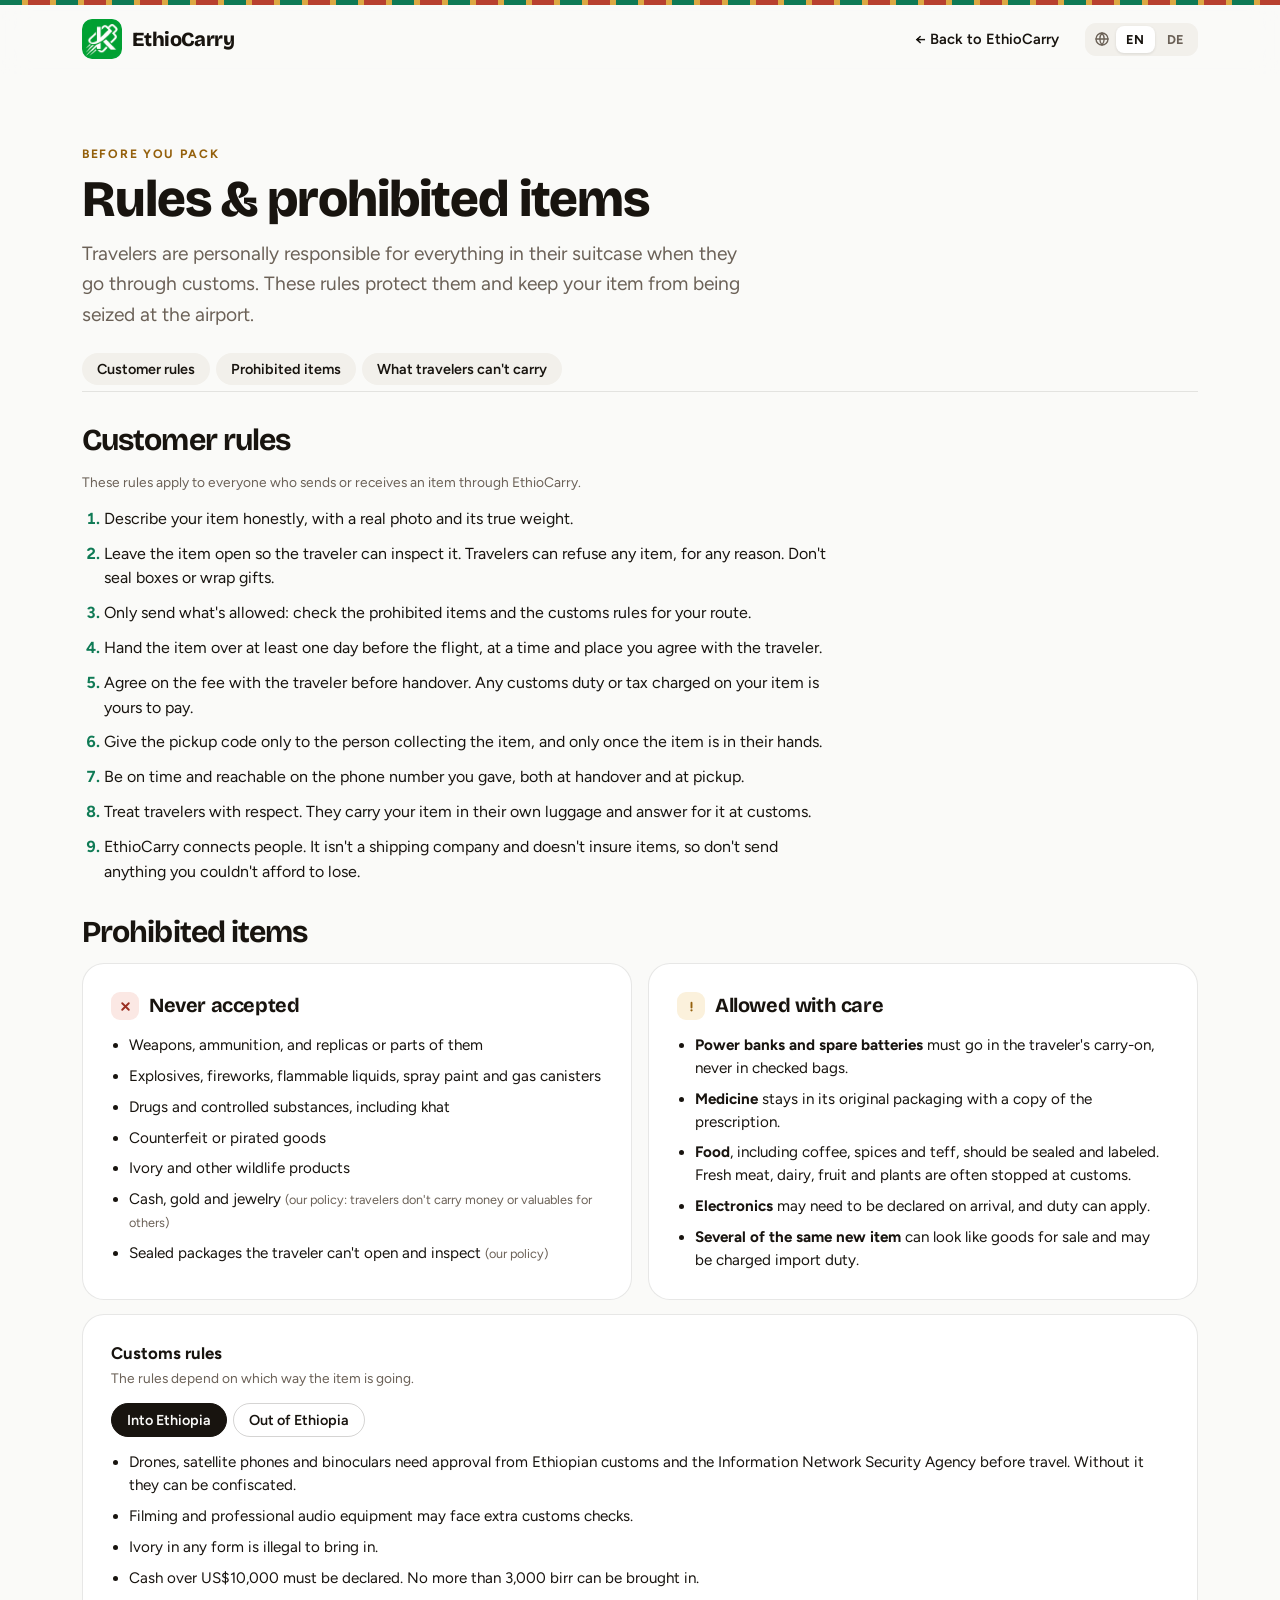
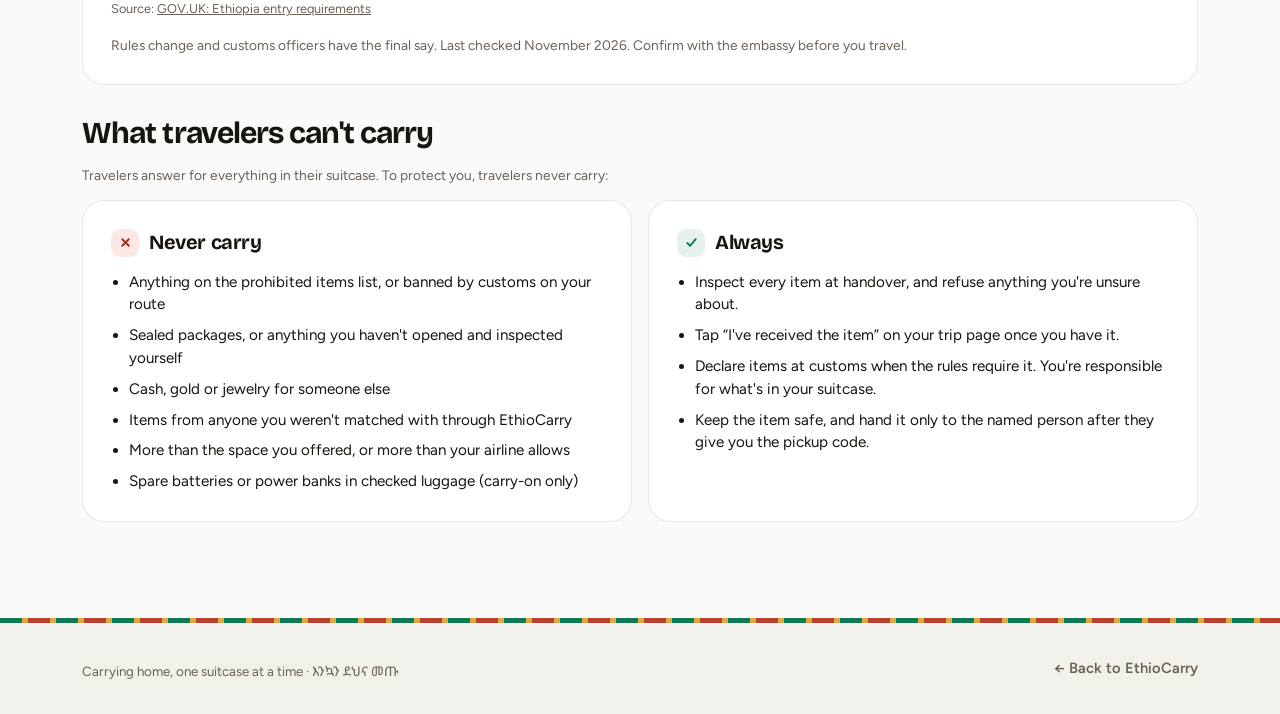
<file: rules.html>
<!doctype html>
<html lang="en">
<head>
<meta charset="utf-8">
<meta name="viewport" content="width=device-width, initial-scale=1, viewport-fit=cover">
<link rel="icon" type="image/png" sizes="32x32" href="assets/img/logo-32.png">
<link rel="icon" type="image/png" sizes="192x192" href="assets/img/logo-192.png">
<link rel="apple-touch-icon" href="assets/img/logo-180.png">
<meta name="theme-color" content="#00a032">
<title>EthioCarry Rules</title>
<meta name="description" content="Customer rules, prohibited items, Ethiopia customs rules and what travelers can't carry with EthioCarry.">
<link rel="preconnect" href="https://fonts.googleapis.com">
<link rel="preconnect" href="https://fonts.gstatic.com" crossorigin>
<link rel="stylesheet" href="https://fonts.googleapis.com/css2?family=Bricolage+Grotesque:opsz,wght@12..96,500;12..96,700;12..96,800&family=Figtree:wght@400;500;600;700&family=Noto+Sans+Ethiopic:wght@500;600&display=swap">
<link rel="stylesheet" href="assets/styles.css">
</head>
<body class="rules-page">
<div class="tilet" aria-hidden="true"></div>
<header class="topbar">
  <div class="wrap topbar-inner">
    <a class="brand" href="index.html" aria-label="EthioCarry home" data-i18n-aria="brand.aria">
      <img class="brand-logo" src="assets/img/logo-96.png" srcset="assets/img/logo-96.png 1x, assets/img/logo-192.png 2x" width="40" height="40" alt="">
      <span class="brand-name">EthioCarry</span>
    </a>
    <div class="rules-top-actions">
      <a class="back-site" href="index.html" data-i18n="rp.back">← Back to EthioCarry</a>
      <div class="lang" role="group" aria-label="Language" data-i18n-aria="lang.label">
        <svg viewBox="0 0 24 24" fill="none" stroke="currentColor" stroke-width="2" stroke-linecap="round" aria-hidden="true"><circle cx="12" cy="12" r="9"/><path d="M3 12h18M12 3a14 14 0 0 1 0 18M12 3a14 14 0 0 0 0 18"/></svg>
        <button type="button" data-lang="en" aria-pressed="true" lang="en" aria-label="English">EN</button>
        <button type="button" data-lang="de" aria-pressed="false" lang="de" aria-label="Deutsch">DE</button>
      </div>
    </div>
  </div>
</header>

<main class="wrap rules-main">
  <div class="section-head">
    <span class="eyebrow" data-i18n="items.eyebrow">Before you pack</span>
    <h1 data-i18n="rules.dlgTitle">Rules &amp; prohibited items</h1>
    <p class="lead" data-i18n="items.lead">Travelers are personally responsible for everything in their suitcase when they go through customs. These rules protect them and keep your item from being seized at the airport.</p>
  </div>

  <nav class="rules-jump" aria-label="On this page" data-i18n-aria="rp.jump">
    <a href="#customers" data-i18n="rules.tab.customers">Customer rules</a>
    <a href="#items" data-i18n="rules.tab.items">Prohibited items</a>
    <a href="#travelers" data-i18n="rules.tab.travelers">What travelers can't carry</a>
  </nav>

  <section id="customers" class="rules-sec" aria-labelledby="h-customers">
    <h2 id="h-customers" data-i18n="rules.tab.customers">Customer rules</h2>

          <p class="note" data-i18n="cust.lead">These rules apply to everyone who sends or receives an item through EthioCarry.</p>
          <ol class="rules-list">
              <li data-i18n="cust.1">Describe your item honestly, with a real photo and its true weight.</li>
              <li data-i18n="cust.2">Leave the item open so the traveler can inspect it. Travelers can refuse any item, for any reason. Don't seal boxes or wrap gifts.</li>
              <li data-i18n="cust.3">Only send what's allowed: check the prohibited items and the customs rules for your route.</li>
              <li data-i18n="cust.4">Hand the item over at least one day before the flight, at a time and place you agree with the traveler.</li>
              <li data-i18n="cust.5">Agree on the fee with the traveler before handover. Any customs duty or tax charged on your item is yours to pay.</li>
              <li data-i18n="cust.6">Give the pickup code only to the person collecting the item, and only once the item is in their hands.</li>
              <li data-i18n="cust.7">Be on time and reachable on the phone number you gave, both at handover and at pickup.</li>
              <li data-i18n="cust.8">Treat travelers with respect. They carry your item in their own luggage and answer for it at customs.</li>
              <li data-i18n="cust.9">EthioCarry connects people. It isn't a shipping company and doesn't insure items, so don't send anything you couldn't afford to lose.</li>
          </ol>
  </section>

  <section id="items" class="rules-sec" aria-labelledby="h-items">
    <h2 id="h-items" data-i18n="rules.tab.items">Prohibited items</h2>

      <div class="rule-grid">
            <div class="rule-card">
              <h3><span class="ico no" aria-hidden="true"><svg viewBox="0 0 16 16"><path d="M4.5 4.5l7 7M11.5 4.5l-7 7" stroke="currentColor" stroke-width="2" stroke-linecap="round"/></svg></span><span data-i18n="items.never">Never accepted</span></h3>
              <ul>
                <li data-i18n="never.1">Weapons, ammunition, and replicas or parts of them</li>
                <li data-i18n="never.2">Explosives, fireworks, flammable liquids, spray paint and gas canisters</li>
                <li data-i18n="never.3">Drugs and controlled substances, including khat</li>
                <li data-i18n="never.4">Counterfeit or pirated goods</li>
                <li data-i18n="never.5">Ivory and other wildlife products</li>
                <li data-i18n-html="never.6">Cash, gold and jewelry <small>(our policy: travelers don't carry money or valuables for others)</small></li>
                <li data-i18n-html="never.7">Sealed packages the traveler can't open and inspect <small>(our policy)</small></li>
              </ul>
            </div>
            <div class="rule-card">
              <h3><span class="ico care" aria-hidden="true"><svg viewBox="0 0 16 16"><path d="M8 4v5" stroke="currentColor" stroke-width="2" stroke-linecap="round"/><circle cx="8" cy="12" r="1.2" fill="currentColor"/></svg></span><span data-i18n="items.care">Allowed with care</span></h3>
              <ul>
                <li data-i18n-html="care.1"><b>Power banks and spare batteries</b> must go in the traveler's carry-on, never in checked bags.</li>
                <li data-i18n-html="care.2"><b>Medicine</b> stays in its original packaging with a copy of the prescription.</li>
                <li data-i18n-html="care.3"><b>Food</b>, including coffee, spices and teff, should be sealed and labeled. Fresh meat, dairy, fruit and plants are often stopped at customs.</li>
                <li data-i18n-html="care.4"><b>Electronics</b> may need to be declared on arrival, and duty can apply.</li>
                <li data-i18n-html="care.5"><b>Several of the same new item</b> can look like goods for sale and may be charged import duty.</li>
              </ul>
            </div>
          </div>
          <div class="panel">
            <div><h4 data-i18n="rules.title">Customs rules</h4><p class="note" data-i18n="rules.sub">The rules depend on which way the item is going.</p></div>
                        <div class="country-tabs" role="tablist" aria-label="Direction" data-i18n-aria="rules.tabsLabel" id="dirTabs"></div>
            <div id="countryRules" role="tabpanel" aria-live="polite"></div>
            <p class="note" data-i18n="rules.note">Rules change and customs officers have the final say. Last checked November 2026. Confirm with the embassy before you travel.</p>
          </div>
  </section>

  <section id="travelers" class="rules-sec" aria-labelledby="h-travelers">
    <h2 id="h-travelers" data-i18n="rules.tab.travelers">What travelers can't carry</h2>

          <p class="note" data-i18n="trav.lead">Travelers answer for everything in their suitcase. To protect you, travelers never carry:</p>
          <div class="rule-grid">
            <div class="rule-card">
              <h3><span class="ico no" aria-hidden="true"><svg viewBox="0 0 16 16"><path d="M4.5 4.5l7 7M11.5 4.5l-7 7" stroke="currentColor" stroke-width="2" stroke-linecap="round"/></svg></span><span data-i18n="trav.never">Never carry</span></h3>
              <ul>
              <li data-i18n="tno.1">Anything on the prohibited items list, or banned by customs on your route</li>
              <li data-i18n="tno.2">Sealed packages, or anything you haven't opened and inspected yourself</li>
              <li data-i18n="tno.3">Cash, gold or jewelry for someone else</li>
              <li data-i18n="tno.4">Items from anyone you weren't matched with through EthioCarry</li>
              <li data-i18n="tno.5">More than the space you offered, or more than your airline allows</li>
              <li data-i18n="tno.6">Spare batteries or power banks in checked luggage (carry-on only)</li>
              </ul>
            </div>
            <div class="rule-card">
              <h3><span class="ico ok" aria-hidden="true"><svg viewBox="0 0 16 16"><path d="M3.5 8.5l3 3 6-7" fill="none" stroke="currentColor" stroke-width="2" stroke-linecap="round" stroke-linejoin="round"/></svg></span><span data-i18n="trav.always">Always</span></h3>
              <ul>
              <li data-i18n="tdo.1">Inspect every item at handover, and refuse anything you're unsure about.</li>
              <li data-i18n="tdo.2">Tap “I've received the item” on your trip page once you have it.</li>
              <li data-i18n="tdo.3">Declare items at customs when the rules require it. You're responsible for what's in your suitcase.</li>
              <li data-i18n="tdo.4">Keep the item safe, and hand it only to the named person after they give you the pickup code.</li>
              </ul>
            </div>
          </div>
  </section>
</main>

<footer>
  <div class="tilet" aria-hidden="true"></div>
  <div class="wrap foot">
    <small><span data-i18n="footer.tag">Carrying home, one suitcase at a time</span> · <span class="geez" lang="am">እንኳን ደህና መጡ</span></small>
    <nav aria-label="Footer"><a href="index.html" data-i18n="rp.back">← Back to EthioCarry</a></nav>
  </div>
</footer>

<button type="button" class="to-top" id="toTop" aria-label="Back to top" data-i18n-aria="toTop">
  <svg viewBox="0 0 24 24" fill="none" stroke="currentColor" stroke-width="2.4" stroke-linecap="round" stroke-linejoin="round" aria-hidden="true"><path d="M12 19V5"/><path d="M5 12l7-7 7 7"/></svg>
</button>

<script src="assets/i18n.js"></script>
<script src="assets/rules-data.js"></script>
<script src="assets/rules.js"></script>
</body>
</html>
</file>
<file: assets/styles.css>
/* Layout: bright marketplace page. Hero = copy + booking card beside a deep-green mesob panel with a boarding pass.
   "How it works" pins the jebena while the three steps scroll past and the cup fills. Africa lives in the tilet stripe,
   the mesob weave, Ge'ez script and the jebena; everything else stays clean and quiet. */
:root{
  --bg:#fafaf8;
  --surface:#ffffff;
  --surface-2:#f2f0eb;
  --ink:#18140f;
  --muted:#6b6157;
  --line:rgba(24,20,15,.10);
  --line-strong:rgba(24,20,15,.18);
  --green:#0f7a55;
  --green-hover:#0b6646;
  --on-green:#ffffff;
  --green-soft:#e5f2eb;
  --green-deep:#0b4f37;
  --gold-text:#94600c;
  --gold-soft:#fbf1dc;
  --red:#b8402f;
  --danger-soft:#fbe8e4;
  --danger-ink:#9a2f22;
  --warn-ink:#7a4f08;
  --info-soft:#e7effa;
  --info-ink:#2b5797;
  --data-1:#0f7a55;
  --c-sender:#c9861a;
  --c-traveler:#0f7a55;
  --grid:rgba(24,20,15,.08);
  --shadow:0 1px 2px rgba(24,20,15,.05), 0 10px 30px rgba(24,20,15,.07);
  --shadow-lg:0 2px 6px rgba(24,20,15,.06), 0 24px 60px rgba(24,20,15,.12);
  --weave:url("data:image/svg+xml,%3Csvg xmlns='http://www.w3.org/2000/svg' width='56' height='28' viewBox='0 0 56 28'%3E%3Cpath d='M0 14L14 0L28 14L42 0L56 14M0 28L14 14L28 28L42 14L56 28' fill='none' stroke='%2318140f' stroke-opacity='.06' stroke-width='2'/%3E%3C/svg%3E");
  --display:"Bricolage Grotesque", "Avenir Next", "Segoe UI", system-ui, sans-serif;
  --body:"Figtree", system-ui, -apple-system, "Segoe UI", sans-serif;
  --geez:"Noto Sans Ethiopic", "Nyala", "Abyssinica SIL", sans-serif;
  --header-h:68px;
}
@media (prefers-color-scheme: dark){
  :root:not([data-theme="light"]){
    --bg:#12100d; --surface:#1c1814; --surface-2:#252019; --ink:#f3ece2; --muted:#a89c8e;
    --line:rgba(243,236,226,.11); --line-strong:rgba(243,236,226,.2);
    --green:#36a271; --green-hover:#45b382; --on-green:#07140e; --green-soft:rgba(54,162,113,.16); --green-deep:#0d3d2b;
    --gold-text:#e0b25a; --gold-soft:rgba(220,168,67,.13); --red:#d0604e;
    --danger-soft:rgba(208,96,78,.18); --danger-ink:#f0a79d; --warn-ink:#ecc477; --info-soft:rgba(110,160,230,.15); --info-ink:#abc8f0;
    --data-1:#36a271; --c-sender:#bf7d2a; --c-traveler:#36a271; --grid:rgba(243,236,226,.08);
    --shadow:0 1px 2px rgba(0,0,0,.3), 0 10px 30px rgba(0,0,0,.3);
    --shadow-lg:0 2px 6px rgba(0,0,0,.35), 0 24px 60px rgba(0,0,0,.45);
    --weave:url("data:image/svg+xml,%3Csvg xmlns='http://www.w3.org/2000/svg' width='56' height='28' viewBox='0 0 56 28'%3E%3Cpath d='M0 14L14 0L28 14L42 0L56 14M0 28L14 14L28 28L42 14L56 28' fill='none' stroke='%23f3ece2' stroke-opacity='.06' stroke-width='2'/%3E%3C/svg%3E");
    color-scheme:dark;
  }
}
:root[data-theme="dark"]{
  --bg:#12100d; --surface:#1c1814; --surface-2:#252019; --ink:#f3ece2; --muted:#a89c8e;
  --line:rgba(243,236,226,.11); --line-strong:rgba(243,236,226,.2);
  --green:#36a271; --green-hover:#45b382; --on-green:#07140e; --green-soft:rgba(54,162,113,.16); --green-deep:#0d3d2b;
  --gold-text:#e0b25a; --gold-soft:rgba(220,168,67,.13); --red:#d0604e;
  --danger-soft:rgba(208,96,78,.18); --danger-ink:#f0a79d; --warn-ink:#ecc477; --info-soft:rgba(110,160,230,.15); --info-ink:#abc8f0;
  --data-1:#36a271; --c-sender:#bf7d2a; --c-traveler:#36a271; --grid:rgba(243,236,226,.08);
  --shadow:0 1px 2px rgba(0,0,0,.3), 0 10px 30px rgba(0,0,0,.3);
  --shadow-lg:0 2px 6px rgba(0,0,0,.35), 0 24px 60px rgba(0,0,0,.45);
  --weave:url("data:image/svg+xml,%3Csvg xmlns='http://www.w3.org/2000/svg' width='56' height='28' viewBox='0 0 56 28'%3E%3Cpath d='M0 14L14 0L28 14L42 0L56 14M0 28L14 14L28 28L42 14L56 28' fill='none' stroke='%23f3ece2' stroke-opacity='.06' stroke-width='2'/%3E%3C/svg%3E");
  color-scheme:dark;
}

*{box-sizing:border-box}
[hidden]{display:none!important}
html{scroll-behavior:smooth;scroll-padding-top:calc(var(--header-h) + 20px)}
@media (prefers-reduced-motion: reduce){html{scroll-behavior:auto}}
body{background:var(--bg);color:var(--ink);font-family:var(--body);font-size:1rem;line-height:1.6;margin:0;overflow-x:hidden}
.wrap{max-width:1180px;margin-inline:auto;padding-inline:clamp(16px,4vw,32px)}
:focus-visible{outline:2px solid var(--green);outline-offset:3px}
h1,h2,h3{font-family:var(--display);font-weight:700;line-height:1.08;letter-spacing:-.02em;text-wrap:balance;margin:0}
h1{font-size:clamp(2.5rem,5.6vw,4.3rem);font-weight:800;letter-spacing:-.035em}
h2{font-size:clamp(2rem,4vw,3rem);letter-spacing:-.03em}
h3{font-size:1.25rem}
p{margin:0}
.lead{font-size:clamp(1.05rem,1.6vw,1.2rem);color:var(--muted);max-width:56ch}
.muted{color:var(--muted)}
.eyebrow{font:700 .76rem var(--body);letter-spacing:.14em;text-transform:uppercase;color:var(--gold-text)}
.geez{font-family:var(--geez);letter-spacing:0;text-transform:none}
.stack{display:flex;flex-direction:column;gap:16px}
.tilet{height:5px;background:repeating-linear-gradient(90deg,var(--green) 0 22px,#dca843 22px 28px,var(--red) 28px 50px,#dca843 50px 56px)}
.inline-link{color:var(--green);font-weight:600;text-underline-offset:3px}

/* buttons */
.btn{display:inline-flex;align-items:center;justify-content:center;gap:8px;font:700 .98rem var(--body);padding:13px 22px;border-radius:12px;border:1px solid transparent;cursor:pointer;text-decoration:none;transition:background .15s, transform .15s}
.btn:active{transform:translateY(1px)}
.btn-primary{background:var(--green);color:var(--on-green)}
.btn-primary:hover{background:var(--green-hover)}
.btn-ghost{background:var(--surface);color:var(--ink);border-color:var(--line-strong)}
.btn-ghost:hover{background:var(--surface-2)}
.btn-sm{padding:8px 14px;font-size:.88rem;border-radius:10px}

/* ---------- header ---------- */
.topbar{position:sticky;top:env(safe-area-inset-top,0px);z-index:30;background:color-mix(in srgb, var(--bg) 86%, transparent);backdrop-filter:blur(14px);-webkit-backdrop-filter:blur(14px);border-bottom:1px solid transparent;transition:border-color .2s, box-shadow .2s}
.topbar.scrolled{border-bottom-color:var(--line);box-shadow:0 6px 20px rgba(0,0,0,.04)}
.topbar-inner{height:var(--header-h);display:flex;align-items:center;justify-content:space-between;gap:16px;position:relative}
.brand{display:flex;align-items:center;gap:10px;color:var(--ink);text-decoration:none}
.brand-mark{width:36px;height:36px;border-radius:11px;background:var(--green);display:grid;place-items:center;flex:none}
.brand-mark svg{width:22px;height:22px}
.brand-name{font-family:var(--display);font-weight:800;font-size:1.25rem;letter-spacing:-.03em}
.nav{display:flex;align-items:center;gap:4px}
.nav a{font:600 .95rem var(--body);color:var(--ink);text-decoration:none;padding:9px 14px;border-radius:10px}
.nav a:hover{background:var(--surface-2)}
.nav a.active{color:var(--green)}
.nav .login-btn{margin-left:8px}
.lang{display:inline-flex;align-items:center;gap:2px;background:var(--surface-2);border-radius:11px;padding:3px;margin-left:8px}
.lang svg{width:16px;height:16px;color:var(--muted);margin:0 4px 0 6px}
.lang button{font:700 .8rem var(--body);letter-spacing:.04em;color:var(--muted);background:none;border:0;padding:6px 10px;border-radius:8px;cursor:pointer}
.lang button[aria-pressed="true"]{background:var(--surface);color:var(--ink);box-shadow:0 1px 3px rgba(0,0,0,.1)}
.menu-toggle{display:none;background:var(--surface);border:1px solid var(--line-strong);color:var(--ink);width:42px;height:42px;border-radius:11px;cursor:pointer}
.menu-toggle svg{width:22px;height:22px}

/* ---------- hero ---------- */
.hero{padding-block:clamp(28px,5vw,64px) clamp(36px,5vw,56px)}
.hero-grid{display:grid;grid-template-columns:1.08fr .92fr;gap:clamp(28px,4vw,56px);align-items:center}
.hero-copy{display:flex;flex-direction:column;gap:20px;min-width:0}
.pill{align-self:flex-start;display:inline-flex;align-items:center;gap:10px;background:var(--gold-soft);color:var(--gold-text);border-radius:999px;padding:6px 14px 6px 8px;font-weight:600;font-size:.88rem}
.pill .geez{background:var(--surface);color:var(--ink);border-radius:999px;padding:2px 10px;font-weight:600}
.hero h1 em{font-style:normal;color:var(--green)}

.book{background:var(--surface);border:1px solid var(--line);border-radius:20px;box-shadow:var(--shadow-lg);padding:8px;display:flex;flex-direction:column;gap:6px;margin-top:6px}
.book-tabs{display:flex;gap:4px;padding:4px}
.book-tabs button{font:700 .92rem var(--body);color:var(--muted);background:none;border:0;padding:9px 16px;border-radius:10px;cursor:pointer;display:flex;align-items:center;gap:8px}
.book-tabs button svg{width:18px;height:18px}
.book-tabs button[aria-selected="true"]{background:var(--green-soft);color:var(--green)}
.book-row{display:grid;grid-template-columns:1fr 1fr auto;gap:6px;align-items:stretch}
.book-field{background:var(--surface-2);border-radius:14px;padding:10px 14px;display:flex;flex-direction:column;gap:2px;min-width:0;position:relative}
.book-field label{font:700 .72rem var(--body);letter-spacing:.08em;text-transform:uppercase;color:var(--muted)}
.book-field input{border:0;background:transparent;padding:2px 0;font:600 1.02rem var(--body);color:var(--ink);width:100%;border-radius:0}
.book-field input:focus{outline:none;box-shadow:none}
.book-field:focus-within{box-shadow:inset 0 0 0 2px var(--green)}
.book .btn{border-radius:14px;padding-inline:24px}
.route-row{display:grid;grid-template-columns:minmax(0,1fr) auto minmax(0,1fr);gap:6px;align-items:stretch}
.book-row.what-row{grid-template-columns:minmax(0,1fr) auto}
.book-field.fixed{background:var(--green-soft)}
.book-field.fixed .lbl{font:700 .72rem var(--body);letter-spacing:.08em;text-transform:uppercase;color:var(--muted)}
.book-field.fixed b{font:700 1.02rem var(--body);color:var(--ink);padding:2px 0;white-space:nowrap;overflow:hidden;text-overflow:ellipsis}
.book-field.fixed small{font-size:.76rem;color:var(--green);font-weight:600}
.swap{align-self:center;width:40px;height:40px;border-radius:50%;border:1px solid var(--line-strong);background:var(--surface);color:var(--ink);display:grid;place-items:center;cursor:pointer;transition:transform .3s}
.swap:hover{border-color:var(--green);color:var(--green)}
.swap svg{width:18px;height:18px}
.swap.flipped{transform:rotate(180deg)}
.route-note{display:flex;align-items:center;gap:10px;flex-wrap:wrap;margin-top:clamp(28px,4vw,44px);font-size:.95rem;color:var(--muted)}
.route-note b{color:var(--ink)}
.live-dot{width:9px;height:9px;border-radius:50%;background:var(--green);box-shadow:0 0 0 4px var(--green-soft);flex:none}
.book-err{font-size:.86rem;color:var(--danger-ink);padding:2px 10px 6px}
.trust{display:flex;flex-wrap:wrap;gap:10px 22px;font-size:.92rem;color:var(--muted)}
.trust span{display:inline-flex;align-items:center;gap:8px}
.trust svg{width:18px;height:18px;color:var(--green);flex:none}

.hero-visual{position:relative;min-width:0}
.mesob-panel{position:relative;border-radius:28px;overflow:hidden;background:
  url("data:image/svg+xml,%3Csvg xmlns='http://www.w3.org/2000/svg' width='56' height='28' viewBox='0 0 56 28'%3E%3Cpath d='M0 14L14 0L28 14L42 0L56 14M0 28L14 14L28 28L42 14L56 28' fill='none' stroke='%23e0b25a' stroke-opacity='.22' stroke-width='2'/%3E%3C/svg%3E"),
  radial-gradient(120% 90% at 20% 0%, #14935f 0%, #0b5f42 55%, #083f2c 100%);
  aspect-ratio:5/5.4;max-width:100%;display:grid;place-items:center;padding:clamp(20px,4vw,40px)}
.mesob-panel::after{content:"";position:absolute;left:0;right:0;bottom:0;height:8px;background:repeating-linear-gradient(90deg,#0f7a55 0 22px,#dca843 22px 28px,#b8402f 28px 50px,#dca843 50px 56px)}
.pass{position:relative;width:min(100%,360px);background:#fffdf8;color:#18140f;border-radius:20px;box-shadow:0 30px 60px rgba(0,0,0,.35);transform:rotate(-3deg)}
.pass-top{padding:18px 20px 16px;display:flex;flex-direction:column;gap:14px}
.pass-head{display:flex;justify-content:space-between;align-items:center;font:700 .7rem var(--body);letter-spacing:.12em;text-transform:uppercase;color:#7a6e62}
.pass-head .tag{background:#efe9df;color:#5e544a;border-radius:999px;padding:3px 9px;letter-spacing:.06em}
.route{display:grid;grid-template-columns:1fr auto 1fr;align-items:center;gap:10px}
.route b{display:block;font-family:var(--display);font-weight:800;font-size:2.3rem;line-height:1;letter-spacing:-.03em}
.route small{display:block;font-size:.76rem;color:#7a6e62;margin-top:4px}
.route .to{text-align:right}
.route svg{width:34px;height:34px;color:#0f7a55}
.pass-cut{position:relative;height:0;border-top:2px dashed #e2d9cc;margin-inline:16px}
.pass-cut::before,.pass-cut::after{content:"";position:absolute;top:-12px;width:22px;height:22px;border-radius:50%;background:#0b5f42}
.pass-cut::before{left:-28px}.pass-cut::after{right:-28px}
.pass-bot{padding:14px 20px 18px;display:grid;grid-template-columns:1fr 1fr;gap:10px 16px}
.pass-bot div span{display:block;font:700 .66rem var(--body);letter-spacing:.1em;text-transform:uppercase;color:#7a6e62}
.pass-bot div b{font-size:.98rem}
.pass-geez{grid-column:1/-1;font-family:var(--geez);font-size:.82rem;color:#7a6e62;border-top:1px solid #efe9df;padding-top:10px}
.pass-bot .pass-geez span{display:inline;font:inherit;letter-spacing:0;text-transform:none;color:inherit}
.float{position:absolute;background:var(--surface);color:var(--ink);border-radius:14px;box-shadow:var(--shadow-lg);padding:10px 14px;display:flex;align-items:center;gap:10px;font-size:.86rem;line-height:1.3;max-width:240px}
.float b{display:block;font-size:.9rem}
.float .dot{width:32px;height:32px;border-radius:10px;display:grid;place-items:center;flex:none}
.float .dot svg{width:18px;height:18px}
.float-1{left:-18px;top:12%}
.float-1 .dot{background:var(--green-soft);color:var(--green)}
.float-2{right:-14px;bottom:13%}
.float-2 .dot{background:var(--gold-soft);color:var(--gold-text)}
@media (prefers-reduced-motion: no-preference){
  .float-1{animation:bob 6s ease-in-out infinite}
  .float-2{animation:bob 6s ease-in-out 1.5s infinite}
}
@keyframes bob{50%{transform:translateY(-8px)}}

.popular{display:flex;flex-wrap:wrap;align-items:center;gap:8px;margin-top:clamp(28px,4vw,44px)}
.popular > span{font-size:.88rem;color:var(--muted);margin-right:6px}
.chip-btn{font:600 .88rem var(--body);color:var(--ink);background:var(--surface);border:1px solid var(--line);border-radius:999px;padding:7px 14px;cursor:pointer}
.chip-btn:hover{border-color:var(--green);color:var(--green)}

/* ---------- sections ---------- */
.section{padding-block:clamp(56px,8vw,104px)}
.section-alt{background:var(--surface-2)}
.section-head{display:flex;flex-direction:column;gap:12px;max-width:680px;margin-bottom:clamp(28px,4vw,44px)}

/* how it works */
.how-grid{display:grid;grid-template-columns:.92fr 1.08fr;gap:clamp(24px,4vw,56px);align-items:start}
.how-visual{position:sticky;top:calc(var(--header-h) + 24px);height:min(calc(100vh - var(--header-h) - 48px),600px);min-height:420px;background:var(--weave),var(--surface);border:1px solid var(--line);border-radius:28px;overflow:hidden;display:flex;flex-direction:column}
.how-visual svg{flex:1;width:100%;min-height:0}
.how-caption{display:flex;justify-content:space-between;align-items:center;gap:12px;padding:14px 20px;border-top:1px solid var(--line);font-size:.9rem;background:var(--surface)}
.how-caption b{font-family:var(--display);font-weight:700}
.meter{flex:none;width:96px;height:6px;border-radius:3px;background:var(--surface-2);overflow:hidden}
.meter i{display:block;height:100%;width:0;background:var(--green);border-radius:3px}
.steps{display:flex;flex-direction:column;gap:16px}
.step{background:var(--surface);border:1px solid var(--line);border-radius:22px;padding:clamp(22px,3vw,32px);display:flex;flex-direction:column;gap:12px;min-height:46vh;justify-content:center;transition:border-color .3s, box-shadow .3s}
.step.on{border-color:var(--green);box-shadow:var(--shadow)}
.step .num{width:40px;height:40px;border-radius:12px;background:var(--surface-2);color:var(--muted);display:grid;place-items:center;font:800 1.05rem var(--display);transition:background .3s,color .3s}
.step.on .num{background:var(--green);color:var(--on-green)}
.step h3{font-size:clamp(1.5rem,2.6vw,2rem)}
.step p{color:var(--muted);max-width:46ch}
.audience{display:grid;grid-template-columns:repeat(2,minmax(0,1fr));gap:16px;margin-top:clamp(28px,4vw,48px)}
.aud{background:var(--surface);border:1px solid var(--line);border-radius:22px;padding:clamp(22px,3vw,30px);display:flex;flex-direction:column;gap:14px;min-width:0}
.aud .badge{align-self:flex-start;font:700 .76rem var(--body);letter-spacing:.08em;text-transform:uppercase;border-radius:999px;padding:4px 10px}
.aud.send .badge{background:var(--gold-soft);color:var(--gold-text)}
.aud.travel .badge{background:var(--green-soft);color:var(--green)}
.ticks{list-style:none;margin:0;padding:0;display:flex;flex-direction:column;gap:10px}
.ticks li{position:relative;padding-left:30px;font-size:.96rem}
.ticks li::before{content:"";position:absolute;left:0;top:2px;width:20px;height:20px;border-radius:50%;background:var(--green-soft) url("data:image/svg+xml,%3Csvg xmlns='http://www.w3.org/2000/svg' viewBox='0 0 20 20'%3E%3Cpath d='M6 10.5l2.5 2.5L14 7.5' fill='none' stroke='%230f7a55' stroke-width='2.2' stroke-linecap='round' stroke-linejoin='round'/%3E%3C/svg%3E") center/20px no-repeat}

/* prohibited items */
.rule-grid{display:grid;grid-template-columns:repeat(2,minmax(0,1fr));gap:16px}
.rule-card,.panel{background:var(--surface);border:1px solid var(--line);border-radius:22px;padding:clamp(20px,3vw,28px);display:flex;flex-direction:column;gap:14px;min-width:0}
.rule-card h3{display:flex;align-items:center;gap:10px}
.rule-card ul,.alert ul,#countryRules ul{margin:0;padding-left:18px;display:flex;flex-direction:column;gap:8px;font-size:.95rem;line-height:1.5}
.rule-card small{color:var(--muted)}
.ico{display:inline-grid;place-items:center;width:28px;height:28px;border-radius:9px;flex:none}
.ico svg{width:15px;height:15px}
.ico.no{background:var(--danger-soft);color:var(--danger-ink)}
.ico.care{background:var(--gold-soft);color:var(--gold-text)}
.panel{margin-top:16px}
.country-tabs{display:flex;flex-wrap:wrap;gap:6px}
.country-tabs button{font:600 .9rem var(--body);color:var(--ink);background:var(--surface-2);border:1px solid transparent;border-radius:999px;padding:7px 15px;cursor:pointer}
.country-tabs button[aria-selected="true"]{background:var(--green);color:var(--on-green)}
#countryRules{display:flex;flex-direction:column;gap:10px}
.src{font-size:.8rem;color:var(--muted)}
.src a{color:var(--muted)}
.note{font-size:.86rem;color:var(--muted)}

/* contact */
.contact-grid{display:grid;grid-template-columns:.8fr 1.2fr;gap:clamp(24px,4vw,56px);align-items:start}
.contact-copy{display:flex;flex-direction:column;gap:18px;min-width:0}
.info-list{display:grid;grid-template-columns:auto 1fr;gap:10px 20px;margin:8px 0 0;font-size:.96rem}
.info-list dt{color:var(--muted)}
.info-list dd{margin:0;font-weight:600;overflow-wrap:anywhere}
.form-card{background:var(--surface);border:1px solid var(--line);border-radius:24px;box-shadow:var(--shadow);padding:clamp(20px,3.5vw,32px);min-width:0}
form{display:flex;flex-direction:column;gap:16px}
label{font-weight:600;font-size:.9rem;display:flex;flex-direction:column;gap:6px}
input,textarea{font:400 1rem var(--body);color:var(--ink);background:var(--bg);border:1px solid var(--line-strong);border-radius:12px;padding:12px 14px;width:100%}
input:focus,textarea:focus{outline:none;border-color:var(--green);box-shadow:0 0 0 3px var(--green-soft)}
textarea{min-height:120px;resize:vertical}
.two{display:grid;grid-template-columns:1fr 1fr;gap:14px}
.field{display:flex;flex-direction:column;gap:6px;min-width:0}
.field > label{display:block}
.hint{font-size:.8rem;color:var(--muted)}
.role-seg{display:grid;grid-template-columns:1fr 1fr;gap:6px;background:var(--surface-2);border-radius:14px;padding:5px;border:0;margin:0}
.role-seg legend{position:absolute;width:1px;height:1px;overflow:hidden;clip:rect(0 0 0 0)}
.role-seg label{flex-direction:row;align-items:center;justify-content:center;gap:8px;padding:10px;border-radius:10px;cursor:pointer;color:var(--muted);font-weight:700}
.role-seg input{position:absolute;opacity:0;width:1px;height:1px}
.role-seg label:has(input:checked){background:var(--surface);color:var(--ink);box-shadow:0 1px 3px rgba(0,0,0,.08)}
.role-seg label:has(input:focus-visible){outline:2px solid var(--green);outline-offset:2px}
.status{font-size:.92rem;padding:11px 14px;border-radius:12px}
.status.ok{background:var(--green-soft);color:var(--green)}
.status.err{background:var(--danger-soft);color:var(--danger-ink)}
.alert{border:1px solid color-mix(in srgb, var(--gold-text) 40%, transparent);background:var(--gold-soft);border-radius:14px;padding:12px 14px;font-size:.9rem;display:flex;flex-direction:column;gap:8px}
.alert.plain{border-color:var(--line);background:transparent;color:var(--muted)}
.alert strong{display:flex;align-items:center;gap:8px}
label.check{flex-direction:row;align-items:flex-start;gap:10px;font-weight:500;font-size:.9rem}
label.check input{width:18px;height:18px;margin-top:2px;flex:none;accent-color:var(--green);padding:0}

/* combobox */
.combo{position:relative}
.listbox{position:absolute;left:0;right:0;top:calc(100% + 8px);z-index:20;list-style:none;margin:0;padding:6px;max-height:280px;overflow-y:auto;background:var(--surface);border:1px solid var(--line);border-radius:14px;box-shadow:var(--shadow-lg);min-width:240px}
.book .listbox{left:-14px;right:-14px}
.listbox li{display:flex;justify-content:space-between;align-items:baseline;gap:12px;padding:9px 10px;border-radius:9px;cursor:pointer;font-size:.95rem;font-weight:500;color:var(--ink)}
.listbox li small{color:var(--muted);font-size:.8rem;text-align:right}
.listbox li mark{background:none;color:var(--green);font-weight:700}
.listbox li[aria-selected="true"],.listbox li:hover{background:var(--green-soft)}
.listbox li.empty{cursor:default;color:var(--muted);justify-content:flex-start}
.listbox li.empty:hover{background:none}

/* footer */
footer{background:var(--surface-2);margin-top:0}
.foot{display:flex;flex-wrap:wrap;justify-content:space-between;align-items:center;gap:20px;padding-block:32px}
.foot nav{display:flex;flex-wrap:wrap;gap:4px 18px}
.foot nav a{color:var(--muted);text-decoration:none;font-weight:600;font-size:.92rem}
.foot nav a:hover{color:var(--ink)}
.foot small{color:var(--muted);display:block;margin-top:6px}

/* login dialog */
.overlay{position:fixed;inset:0;z-index:60;background:rgba(10,8,6,.55);backdrop-filter:blur(4px);display:flex;align-items:center;justify-content:center;padding:16px}
.dialog{width:100%;max-width:400px;background:var(--surface);border-radius:22px;overflow:hidden;box-shadow:var(--shadow-lg)}
.dialog-body{padding:26px;display:flex;flex-direction:column;gap:18px}
.dialog-head{display:flex;justify-content:space-between;align-items:start;gap:12px}
.x{background:var(--surface-2);border:0;color:var(--muted);width:34px;height:34px;border-radius:10px;font-size:1.3rem;line-height:1;cursor:pointer}

/* ---------- admin dashboard ---------- */
body.admin-mode main > :not(#adminWrap){display:none}
body.admin-mode footer{display:none}
#adminWrap{padding-block:32px 80px}
.admin{display:flex;flex-direction:column;gap:16px}
.admin-head{display:flex;flex-wrap:wrap;justify-content:space-between;align-items:flex-end;gap:16px;margin-bottom:4px}
.admin-actions{display:flex;flex-wrap:wrap;gap:10px;align-items:center}
.seg{display:inline-flex;background:var(--surface-2);border-radius:12px;padding:4px}
.seg button{font:600 .86rem var(--body);color:var(--muted);background:none;border:0;padding:7px 14px;border-radius:9px;cursor:pointer}
.seg button[aria-pressed="true"]{background:var(--surface);color:var(--ink);box-shadow:0 1px 3px rgba(0,0,0,.08)}
.banner{border:1px dashed color-mix(in srgb, var(--gold-text) 50%, transparent);background:var(--gold-soft);border-radius:14px;padding:12px 16px;font-size:.9rem}
.kpis{display:grid;grid-template-columns:repeat(4,minmax(0,1fr));gap:12px}
.kpi{background:var(--surface);border:1px solid var(--line);border-radius:16px;padding:16px;display:flex;flex-direction:column;gap:4px;min-width:0}
.kpi .k-label{font:700 .72rem var(--body);letter-spacing:.08em;text-transform:uppercase;color:var(--muted)}
.kpi .k-val{font-family:var(--display);font-weight:700;font-size:2rem;line-height:1.15;letter-spacing:-.02em;font-variant-numeric:tabular-nums}
.kpi .k-sub{font-size:.82rem;color:var(--muted)}
.kpi.na .k-val{color:var(--muted)}
.dash-grid{display:grid;grid-template-columns:repeat(3,minmax(0,1fr));gap:12px}
.card{background:var(--surface);border:1px solid var(--line);border-radius:16px;padding:18px;display:flex;flex-direction:column;gap:14px;min-width:0}
.card h3{font-size:1.08rem;letter-spacing:-.01em}
.card .sub{font-size:.82rem;color:var(--muted)}
.card-head{display:flex;justify-content:space-between;align-items:flex-start;gap:12px;flex-wrap:wrap}
.span2{grid-column:span 2}
.chart{min-width:0}
.chart svg{display:block;max-width:100%;height:auto}
.chart text{fill:var(--muted);font:11px var(--body);font-variant-numeric:tabular-nums}
.bars{display:flex;flex-direction:column;gap:12px}
.bar-row{display:grid;grid-template-columns:minmax(0,1fr) auto;gap:5px 10px;font-size:.88rem;cursor:default}
.bar-row .nm{overflow:hidden;text-overflow:ellipsis;white-space:nowrap}
.bar-row .v{font-variant-numeric:tabular-nums;color:var(--muted)}
.bar-track{grid-column:1/-1;height:8px;background:var(--surface-2);border-radius:4px}
.bar-fill{height:100%;min-width:4px;background:var(--data-1);border-radius:4px}
.stack-bar{display:flex;gap:2px;height:14px;border-radius:4px;overflow:hidden}
.stack-bar span{min-width:4px}
.legend-rows{display:flex;flex-direction:column;gap:8px}
.legend-rows div{display:grid;grid-template-columns:auto 1fr auto auto;gap:10px;align-items:center;font-size:.9rem}
.legend-rows i{width:10px;height:10px;border-radius:3px}
.legend-rows b{font-variant-numeric:tabular-nums}
.legend-rows span{color:var(--muted);font-variant-numeric:tabular-nums;min-width:3.2em;text-align:right}
.big{font-family:var(--display);font-weight:700;font-size:1.4rem;line-height:1.2;letter-spacing:-.02em}
.table-wrap{overflow-x:auto}
table{width:100%;border-collapse:collapse;font-size:.88rem;min-width:760px}
th,td{text-align:left;padding:11px 10px;border-bottom:1px solid var(--line);vertical-align:top}
th{font:700 .72rem var(--body);letter-spacing:.08em;text-transform:uppercase;color:var(--muted)}
td small{display:block;color:var(--muted)}
td.details{max-width:300px}
td.nowrap{white-space:nowrap}
.chip{display:inline-flex;align-items:center;gap:6px;font-size:.78rem;font-weight:700;padding:3px 9px;border-radius:999px;white-space:nowrap}
.chip::before{content:"";width:7px;height:7px;border-radius:50%;background:currentColor}
.chip.delivered{background:var(--green-soft);color:var(--green)}
.chip.matched{background:var(--info-soft);color:var(--info-ink)}
.chip.waiting{background:var(--gold-soft);color:var(--warn-ink)}
.chip.new{background:var(--surface-2);color:var(--ink)}
.tip{position:fixed;z-index:70;pointer-events:none;background:var(--ink);color:var(--bg);border-radius:9px;padding:8px 10px;font-size:.82rem;line-height:1.45;box-shadow:var(--shadow-lg);max-width:240px}
.tip span{opacity:.72}

/* ---------- jebena bits ---------- */
.steam path{fill:none;stroke:#b9aa98;stroke-width:3;stroke-linecap:round;opacity:0}
.steam.on path{animation:rise 3.2s ease-in-out infinite}
.steam.on path:nth-child(2){animation-delay:1.1s}
.steam.on path:nth-child(3){animation-delay:2.1s}
@keyframes rise{0%{opacity:0;transform:translateY(8px)}35%{opacity:.6}100%{opacity:0;transform:translateY(-26px)}}

/* ---------- responsive ---------- */
@media (max-width: 960px){
  .kpis{grid-template-columns:repeat(2,minmax(0,1fr))}
  .dash-grid{grid-template-columns:repeat(2,minmax(0,1fr))}
  .span2{grid-column:1/-1}
}
@media (max-width: 900px){
  .hero-grid{grid-template-columns:1fr}
  .hero-visual{max-width:520px;width:100%;margin-inline:auto}
  .contact-grid{grid-template-columns:1fr}
}
@media (max-width: 860px){
  .how-grid{grid-template-columns:1fr}
  .how-visual{position:relative;top:auto;height:340px;min-height:0}
  .step{min-height:0}
}
@media (max-width: 720px){
  .menu-toggle{display:inline-grid;place-items:center}
  .nav{position:absolute;left:0;right:0;top:100%;flex-direction:column;align-items:stretch;gap:2px;padding:10px 0 16px;background:var(--bg);border-bottom:1px solid var(--line);box-shadow:0 16px 30px rgba(0,0,0,.08)}
  .nav[data-open="false"]{display:none}
  .nav a{padding:12px 14px}
  .nav .login-btn{margin:6px 0 0}
  .nav .lang{align-self:flex-start;margin:6px 0 0 6px}
  .book-row,.book-row.what-row{grid-template-columns:1fr}
  .book .btn{padding-block:14px}
  .rule-grid,.audience,.two{grid-template-columns:1fr}
  .float-1{left:-6px;top:6%}
  .float-2{right:-6px;bottom:8%}
}
@media (max-width: 600px){
  .dash-grid{grid-template-columns:1fr}
  .kpi .k-val{font-size:1.6rem}
  .float{font-size:.8rem;padding:8px 10px;max-width:200px}
  .float .dot{width:28px;height:28px}
}
@media (prefers-reduced-motion: reduce){
  .steam.on path{animation:none;opacity:.4}
}

/* ---------- accounts & backend ---------- */
.hp{position:absolute!important;left:-10000px!important;width:1px;height:1px;overflow:hidden}
.sysbar{background:var(--gold-soft);color:var(--warn-ink);font-size:.88rem;text-align:center;padding:8px 16px}
.linkish{background:none;border:0;padding:0;color:var(--green);font:600 .9rem var(--body);cursor:pointer;text-decoration:underline;text-underline-offset:3px}
.auth-links{display:flex;flex-direction:column;align-items:flex-start;gap:10px}
.code-input{font:700 1.5rem var(--body)!important;letter-spacing:.35em;text-align:center;font-variant-numeric:tabular-nums}
#authCaptcha:empty{display:none}
.btn[disabled]{opacity:.6;cursor:default}
body.account-mode main > :not(#accountWrap){display:none}
body.account-mode footer{display:none}
#accountWrap{padding-block:32px 80px}
.account{display:flex;flex-direction:column;gap:16px}
.my-list{display:flex;flex-direction:column;gap:10px}
.my-item{border:1px solid var(--line);border-radius:14px;padding:14px 16px;display:grid;grid-template-columns:minmax(0,1fr) auto;gap:6px 12px;align-items:start}
.my-item .mi-route{font-weight:700;overflow-wrap:anywhere}
.my-item .mi-meta{font-size:.84rem;color:var(--muted)}
.my-item .mi-details{grid-column:1/-1;font-size:.92rem;overflow-wrap:anywhere}
.chip.cancelled{background:var(--danger-soft);color:var(--danger-ink)}
.cell-input{font:inherit;font-size:.86rem;color:var(--ink);background:var(--bg);border:1px solid var(--line-strong);border-radius:8px;padding:5px 8px}
select.cell-input{padding-right:4px}
input.cell-input{width:84px}
.saved-flag{display:block;font-size:.74rem;color:var(--green);margin-top:3px;min-height:1em}
.saved-flag.err{color:var(--danger-ink)}

/* ---------- matching (admin) ---------- */
.match-body{display:flex;flex-direction:column;gap:14px}
.match-section h4{font:700 .76rem var(--body);letter-spacing:.08em;text-transform:uppercase;color:var(--muted);margin:6px 0 2px}
.trip{border:1px solid var(--line);border-radius:14px;overflow:hidden}
.trip-head{background:var(--surface-2);padding:12px 14px;display:flex;flex-wrap:wrap;justify-content:space-between;gap:6px 12px;align-items:baseline}
.trip-head b{font-size:.98rem}
.trip-head .muted{font-size:.84rem}
.trip-details{padding:8px 14px 0;font-size:.88rem;color:var(--muted);overflow-wrap:anywhere}
.cands{display:flex;flex-direction:column}
.cand{display:grid;grid-template-columns:minmax(0,1fr) auto;gap:6px 12px;align-items:center;padding:12px 14px;border-top:1px solid var(--line)}
.cand:first-child{border-top:0}
.cand .who{font-weight:600;overflow-wrap:anywhere}
.cand .what{font-size:.86rem;color:var(--muted);overflow-wrap:anywhere}
.flags{display:flex;flex-wrap:wrap;gap:6px;margin-top:4px}
.flag{font-size:.74rem;font-weight:700;border-radius:999px;padding:2px 8px}
.flag.good{background:var(--green-soft);color:var(--green)}
.flag.warn{background:var(--gold-soft);color:var(--warn-ink)}
.cand-empty,.hidden-note{padding:12px 14px;font-size:.86rem;color:var(--muted)}
.hidden-note{border-top:1px dashed var(--line)}
.btn-confirm{background:var(--gold-soft);color:var(--warn-ink);border-color:color-mix(in srgb, var(--gold-text) 45%, transparent)}
.pair{display:grid;grid-template-columns:minmax(0,1fr) auto;gap:6px 12px;align-items:center;padding:12px 14px;border:1px solid var(--line);border-radius:14px}
.pair .pr-route{font-size:.86rem;color:var(--muted)}

/* ---------- request form (items & trips) ---------- */
.sr{position:absolute;width:1px;height:1px;overflow:hidden;clip:rect(0 0 0 0);white-space:nowrap}
.three{display:grid;grid-template-columns:repeat(3,minmax(0,1fr));gap:14px}
.form-block{display:flex;flex-direction:column;gap:14px;padding:16px;border:1px solid var(--line);border-radius:16px;background:var(--bg)}
.form-block input,.form-block select,.form-block textarea{background:var(--surface)}
.form-sub{font:700 .78rem var(--body);letter-spacing:.08em;text-transform:uppercase;color:var(--muted);margin:6px 0 -4px}
select:not(.cell-input){font:400 1rem var(--body);color:var(--ink);background:var(--bg);border:1px solid var(--line-strong);border-radius:12px;padding:12px 14px;width:100%}
.photo-pick{display:flex;align-items:center;gap:12px;flex-wrap:wrap}
.photo-pick img{width:72px;height:72px;object-fit:cover;border-radius:12px;border:1px solid var(--line)}
.photo-pick input{padding:10px;flex:1;min-width:0}
input:disabled{opacity:.65}
@media (max-width: 720px){ .three{grid-template-columns:1fr} }

/* ---------- status page ---------- */
body.status-mode main > :not(#statusWrap){display:none}
body.status-mode footer{display:none}
#statusWrap{padding-block:28px 80px}
.status-view{display:flex;flex-direction:column;gap:16px}
.back-link{align-self:flex-start;color:var(--muted);font-weight:600;text-decoration:none;font-size:.92rem}
.back-link:hover{color:var(--ink)}
.st-head{display:flex;flex-wrap:wrap;justify-content:space-between;align-items:flex-end;gap:10px 16px}
.st-head h2{font-size:clamp(1.6rem,3.5vw,2.3rem)}
.st-grid{display:grid;grid-template-columns:minmax(0,1.15fr) minmax(0,.85fr);gap:16px;align-items:start}
.st-col{display:flex;flex-direction:column;gap:16px;min-width:0}
.timeline{list-style:none;margin:0;padding:0;display:grid;grid-template-columns:repeat(6,minmax(0,1fr));gap:8px}
.timeline li{display:flex;flex-direction:column;gap:6px;font-size:.84rem;color:var(--muted);min-width:0}
.timeline li::before{content:"";height:6px;border-radius:3px;background:var(--surface-2)}
.timeline li.done{color:var(--ink)}
.timeline li.done::before{background:var(--green)}
.timeline li.now::before{background:linear-gradient(90deg,var(--green) 50%,var(--surface-2) 50%)}
.timeline li b{font-size:.86rem}
.timeline li small{font-size:.76rem;color:var(--muted)}
.kv{display:grid;grid-template-columns:auto minmax(0,1fr);gap:8px 16px;margin:0;font-size:.94rem}
.kv dt{color:var(--muted)}
.kv dd{margin:0;overflow-wrap:anywhere}
.kv a{color:var(--green);font-weight:600}
.item-photo{width:100%;max-height:320px;object-fit:cover;border-radius:14px;border:1px solid var(--line);background:var(--surface-2)}
.code-box{background:var(--green-soft);border-radius:16px;padding:18px;display:flex;flex-direction:column;gap:8px}
.code-box .code{font:800 2.2rem var(--body);letter-spacing:.3em;font-variant-numeric:tabular-nums;color:var(--green)}
.banner-cancel{background:var(--danger-soft);color:var(--danger-ink);border-radius:14px;padding:12px 16px;font-weight:600}
.actions{display:flex;flex-wrap:wrap;gap:10px}
.space-bar{height:8px;border-radius:4px;background:var(--surface-2);overflow:hidden}
.space-bar i{display:block;height:100%;background:var(--green)}
.trip-item{border:1px solid var(--line);border-radius:16px;padding:16px;display:grid;grid-template-columns:96px minmax(0,1fr);gap:14px}
.trip-item .thumb{width:96px;height:96px;border-radius:12px;object-fit:cover;background:var(--surface-2);border:1px solid var(--line)}
.trip-item .body{display:flex;flex-direction:column;gap:10px;min-width:0}
.trip-item .top{display:flex;flex-wrap:wrap;justify-content:space-between;gap:6px 10px;align-items:baseline}
.inline-form{display:flex;flex-direction:column;gap:12px;border-top:1px solid var(--line);padding-top:14px}
.code-entry{display:flex;gap:10px;flex-wrap:wrap;align-items:center}
.code-entry input{max-width:180px}
.stars{display:flex;gap:4px}
.stars button{background:none;border:0;padding:2px;cursor:pointer;color:var(--line-strong);font-size:1.7rem;line-height:1}
.stars button[aria-pressed="true"]{color:#dca843}
.stars button:focus-visible{outline:2px solid var(--green);border-radius:6px}
.rating-note{font-size:.86rem;color:var(--muted)}
.my-item{text-decoration:none;color:inherit}
a.my-item:hover{border-color:var(--green)}
@media (max-width: 860px){ .st-grid{grid-template-columns:1fr} .timeline{grid-template-columns:repeat(3,minmax(0,1fr))} }
@media (max-width: 480px){ .trip-item{grid-template-columns:1fr} .trip-item .thumb{width:100%;height:180px} }

/* ---------- admin: filters & notes ---------- */
.filters{display:flex;flex-wrap:wrap;gap:8px;align-items:center}
.filters label{display:block}
.filters .f-q{flex:1 1 220px}
.filters .f-q input{padding:8px 12px;border-radius:10px}
.notes-row td{background:var(--bg)}
.notes{display:flex;flex-direction:column;gap:8px;max-width:640px}
.note-item{font-size:.86rem;border-left:3px solid var(--line-strong);padding:2px 0 2px 10px}
.note-item small{display:block;color:var(--muted)}
.notes form{display:flex;gap:8px;flex-wrap:wrap}
.notes textarea{min-height:60px;flex:1 1 260px}
.chip.accepted{background:var(--info-soft);color:var(--info-ink)}
.chip.handed_over{background:var(--gold-soft);color:var(--warn-ink)}

/* ---------- 22 Nov 2026: city picker and rules pop-up ---------- */
.book-field.fixed label{font:700 .72rem var(--body);letter-spacing:.08em;text-transform:uppercase;color:var(--muted)}
.book-field select.home-select{border:0;background:transparent;padding:2px 0;margin:0;font:700 1.02rem var(--body);color:var(--ink);width:100%;border-radius:0;cursor:pointer;min-width:0;text-overflow:ellipsis}
.book-field select.home-select:focus{outline:none;box-shadow:none}
.book-field select.home-select option,.book-field select.home-select optgroup{background:var(--surface);color:var(--ink)}
.route-two{align-items:start}
.route-two .field{min-width:0}
.ico.ok{background:var(--green-soft);color:var(--green)}

.rules-teaser{display:grid;grid-template-columns:repeat(3,minmax(0,1fr));gap:14px}
.teaser-card{display:flex;flex-direction:column;align-items:flex-start;gap:6px;text-align:left;background:var(--surface);border:1px solid var(--line);border-radius:20px;padding:20px;cursor:pointer;color:var(--ink);font:inherit;transition:border-color .2s,transform .2s}
.teaser-card:hover{border-color:var(--green);transform:translateY(-2px)}
.teaser-card:focus-visible{outline:3px solid var(--green-soft);border-color:var(--green)}
.teaser-card b{font:700 1.05rem var(--body)}
.teaser-card span:not(.t-ico){color:var(--muted);font-size:.92rem;line-height:1.45}
.t-ico{display:grid;place-items:center;width:38px;height:38px;border-radius:12px;background:var(--green-soft);color:var(--green);margin-bottom:4px}
.t-ico svg{width:20px;height:20px}
.t-ico.no{background:var(--danger-soft);color:var(--danger-ink)}
.never-short{display:flex;gap:10px;align-items:flex-start;margin:18px 0 16px;font-size:.95rem;line-height:1.5;color:var(--ink)}
#items .wrap > div:last-child{margin-top:4px}

/* rules page (rules.html, opens in its own tab) */
a.teaser-card{text-decoration:none}
.rules-top-actions{display:flex;align-items:center;gap:6px}
.back-site{font:600 .92rem var(--body);color:var(--ink);text-decoration:none;padding:9px 12px;border-radius:10px}
.back-site:hover{background:var(--surface-2)}
.rules-main{padding-block:clamp(36px,6vw,72px) clamp(56px,8vw,96px);display:flex;flex-direction:column;gap:22px}
.rules-main .section-head{margin-bottom:0}
.rules-main h1{font:800 clamp(2rem,5vw,3.2rem)/1.05 var(--display, inherit);letter-spacing:-.02em;margin:0}
.rules-jump{display:flex;flex-wrap:wrap;gap:6px;padding-bottom:6px;border-bottom:1px solid var(--line)}
.rules-jump a{font:600 .9rem var(--body);color:var(--ink);text-decoration:none;background:var(--surface-2);border-radius:999px;padding:7px 15px}
.rules-jump a:hover{background:var(--green-soft);color:var(--green)}
.rules-sec{display:flex;flex-direction:column;gap:14px;scroll-margin-top:calc(var(--header-h) + 20px);padding-top:10px}
.rules-sec h2{font-size:clamp(1.4rem,3vw,1.9rem);margin:0}
.rules-sec h4{font:700 1.05rem var(--body);margin:0 0 4px}
.rules-sec .panel{margin-top:0}
.rules-sec:target h2{color:var(--green)}
.rules-list{margin:0;padding-left:22px;display:flex;flex-direction:column;gap:10px;font-size:1rem;line-height:1.55;max-width:760px}
.rules-list li::marker{color:var(--green);font-weight:700}
#dirTabs button{background:transparent;border-color:var(--line-strong)}
#dirTabs button[aria-selected="true"]{background:var(--ink);color:var(--bg);border-color:var(--ink)}

@media (max-width: 860px){ .rules-teaser{grid-template-columns:1fr} }
@media (max-width: 600px){
  .route-two{grid-template-columns:1fr}
  .back-site{display:none}
}

/* ---------- 22 Nov 2026 (2): Find a traveler ---------- */
.book-row.what-row{grid-template-columns:minmax(0,1.3fr) minmax(0,1fr) auto}
.book-field input[type=date]{min-height:24px}
body.find-mode main > :not(#findWrap){display:none}
.find-view{padding-block:clamp(28px,5vw,56px) clamp(48px,7vw,88px);display:flex;flex-direction:column;gap:20px}
.find-filters{display:grid;grid-template-columns:repeat(5,minmax(0,1fr)) auto;gap:10px;align-items:end;background:var(--surface);border:1px solid var(--line);border-radius:18px;padding:14px}
.find-filters label{display:flex;flex-direction:column;gap:6px;font-size:.82rem;font-weight:600;color:var(--muted);min-width:0}
.find-filters input,.find-filters select{padding:10px 12px;font-size:.95rem}
.find-group{display:flex;flex-direction:column;gap:12px}
.find-group h3{font-size:1.2rem}
.trip-cards{display:grid;grid-template-columns:repeat(auto-fill,minmax(270px,1fr));gap:14px}
.trip-card{background:var(--surface);border:1px solid var(--line);border-radius:20px;padding:18px;display:flex;flex-direction:column;gap:12px}
.trip-card .btn{align-self:flex-start;margin-top:auto}
.tc-head{display:flex;gap:12px;align-items:center}
.tc-head > div{display:flex;flex-direction:column;gap:2px}
.tc-head b{font-size:1.05rem}
.tp-avatar{width:42px;height:42px;border-radius:50%;background:var(--green-soft);color:var(--green);display:grid;place-items:center;font:700 1.1rem var(--display);flex:none}
.tc-route{font-weight:600}
.tc-facts{display:grid;grid-template-columns:1fr 1fr;gap:10px;margin:0}
.tc-facts dt{font-size:.75rem;font-weight:700;letter-spacing:.06em;text-transform:uppercase;color:var(--muted)}
.tc-facts dd{margin:2px 0 0;font-weight:600}
.tc-carries{display:flex;flex-wrap:wrap;gap:6px;align-items:center}
.chip-type{font-size:.8rem;font-weight:600;padding:3px 9px;border-radius:999px;background:var(--surface-2);color:var(--muted)}
.chip-type.on{background:var(--green-soft);color:var(--green)}
.find-empty{background:var(--surface);border:1px dashed var(--line-strong);border-radius:20px;padding:24px;display:flex;flex-direction:column;gap:10px;align-items:flex-start}
.find-privacy{margin-top:4px}
.trip-pick{display:flex;align-items:center;gap:12px;background:var(--green-soft);border-radius:16px;padding:12px 14px;margin-bottom:6px}
.trip-pick .tp-avatar{background:var(--surface)}
.tp-text{display:flex;flex-direction:column;gap:1px;flex:1;min-width:0}
.tp-text b{font-size:1.05rem}
.carry-set{border:0;padding:0;margin:4px 0 0;display:flex;flex-direction:column;gap:8px}
.carry-set legend{font-weight:600;font-size:.92rem;margin-bottom:6px;padding:0}
.carry-grid{display:grid;grid-template-columns:repeat(3,minmax(0,1fr));gap:6px 14px}
.carry-form{display:flex;flex-direction:column;gap:14px}
.carry-form .actions{display:flex;align-items:center;gap:12px}
@media (max-width: 960px){ .find-filters{grid-template-columns:repeat(2,minmax(0,1fr))} .find-filters .btn{grid-column:1/-1} }
@media (max-width: 600px){
  .book-row.what-row{grid-template-columns:1fr}
  .find-filters{grid-template-columns:1fr}
  .carry-grid{grid-template-columns:repeat(2,minmax(0,1fr))}
  .trip-pick{flex-wrap:wrap}
}
#findResults{display:flex;flex-direction:column;gap:28px}

/* ---------- 22 Nov 2026 (3): two-step top card, alerts, back to top ---------- */
.book-row.what-row{grid-template-columns:repeat(2,minmax(0,1fr))}
.book.trav .book-row.what-row .btn{grid-column:1/-1}
.send-step{display:flex;flex-direction:column;gap:12px}
.send-step .form-sub{margin:6px 0 0}
.send-step label:not(.check){display:flex;flex-direction:column;gap:6px;font-size:.88rem;font-weight:600;min-width:0}
.send-step .two,.send-step .three{display:grid;gap:10px}
.send-step .two{grid-template-columns:repeat(2,minmax(0,1fr))}
.send-step .three{grid-template-columns:repeat(3,minmax(0,1fr))}
.send-step textarea{min-height:84px}
.send-step .btn[type=submit]{align-self:flex-start}
.send-step .trip-pick{margin-bottom:0}
.send-summary{margin:0;font-size:.9rem;color:var(--muted);display:flex;flex-wrap:wrap;gap:4px 10px;align-items:baseline}
.send-done{display:flex;flex-direction:column;gap:10px;align-items:flex-start;padding:22px}
.send-done h3{font-size:1.3rem}
.send-done .actions{display:flex;flex-wrap:wrap;gap:8px}
.alert-ask{display:flex;flex-direction:column;gap:8px;align-items:flex-start}
.find-more{display:flex;flex-direction:column;gap:8px;border-top:1px solid var(--line);padding-top:16px}
.find-filters{grid-template-columns:repeat(6,minmax(0,1fr)) auto}
.alert-item .actions{display:flex;gap:8px;align-items:center}
.to-top{position:fixed;right:max(16px, env(safe-area-inset-right));bottom:calc(18px + env(safe-area-inset-bottom));z-index:40;width:48px;height:48px;border-radius:50%;border:0;background:var(--green);color:var(--on-green);display:grid;place-items:center;cursor:pointer;box-shadow:0 8px 24px rgba(0,0,0,.18);opacity:0;visibility:hidden;transform:translateY(10px);transition:opacity .2s,transform .2s,visibility .2s}
.to-top svg{width:22px;height:22px}
.to-top.on{opacity:1;visibility:visible;transform:none}
.to-top:hover{background:var(--green-hover)}
.to-top:focus-visible{outline:3px solid var(--green-soft);outline-offset:3px}
@media (prefers-reduced-motion: reduce){ .to-top{transition:none} }
@media (max-width: 1100px){ .find-filters{grid-template-columns:repeat(3,minmax(0,1fr))} .find-filters .btn{grid-column:1/-1} }
@media (max-width: 600px){
  .send-step .two,.send-step .three,.find-filters{grid-template-columns:1fr}
  .to-top{width:44px;height:44px;bottom:calc(14px + env(safe-area-inset-bottom))}
}

/* ---------- 22 Nov 2026 (4): Send page and progress ---------- */
body.send-mode main > :not(#sendWrap){display:none}
.send-view{padding-block:clamp(28px,5vw,56px) clamp(48px,7vw,88px);display:flex;flex-direction:column;gap:18px;max-width:820px}
.send-card{background:var(--surface);border:1px solid var(--line);border-radius:24px;padding:clamp(18px,3vw,28px);box-shadow:var(--shadow-lg, 0 12px 40px rgba(0,0,0,.06))}
.send-card.send-done{display:flex;flex-direction:column;gap:10px;align-items:flex-start}
.progress{list-style:none;margin:0;padding:0;display:flex;gap:6px;flex-wrap:wrap;counter-reset:none}
.progress li{display:flex;align-items:center;gap:8px;font-size:.88rem;color:var(--muted);padding:6px 12px 6px 6px;border-radius:999px;background:var(--surface-2)}
.progress li span{width:24px;height:24px;border-radius:50%;display:grid;place-items:center;font-weight:700;font-size:.8rem;background:var(--surface);color:var(--muted)}
.progress li b{font-weight:600}
.progress li.done{color:var(--green)}
.progress li.done span{background:var(--green-soft);color:var(--green)}
.progress li.now{background:var(--green);color:var(--on-green)}
.progress li.now span{background:var(--on-green);color:var(--green)}
@media (max-width: 600px){ .progress li b{display:none} .progress li.now b{display:inline} }

/* ---------- 22 Nov 2026 (5): trip page, simpler Contact ---------- */
body.trip-mode main > :not(#tripWrap){display:none}
#contact .contact-grid{grid-template-columns:minmax(0,1fr)}
#contact .contact-copy{max-width:720px}

/* fields left empty or invalid when sending */
input[aria-invalid="true"],textarea[aria-invalid="true"],select[aria-invalid="true"]{border-color:var(--danger-ink) !important;box-shadow:0 0 0 3px var(--danger-soft)}
input[type=checkbox][aria-invalid="true"]{outline:2px solid var(--danger-ink);outline-offset:2px}
input::placeholder,textarea::placeholder{color:var(--muted);opacity:.7;font-style:italic}

/* EthioCarry logo */
.brand-logo{width:40px;height:40px;border-radius:10px;flex:none;display:block}
footer .brand-logo{width:36px;height:36px}

/* ---------- My matches & chat ---------- */
.nav-badge{display:inline-grid;place-items:center;min-width:19px;height:19px;padding:0 5px;margin-inline-start:6px;border-radius:999px;background:var(--red);color:#fff;font-size:.72rem;font-weight:800;line-height:1;vertical-align:1px}
.btn .nav-badge{background:#fff;color:var(--green)}
body.matches-mode main > :not(#matchesWrap), body.chat-mode main > :not(#chatWrap){display:none}
.matches-view{padding-block:clamp(28px,5vw,56px) clamp(48px,7vw,88px);display:flex;flex-direction:column;gap:22px}
#matchesBody{display:flex;flex-direction:column;gap:26px}
.match-card{background:var(--surface);border:1px solid var(--line);border-radius:20px;padding:18px;display:flex;flex-direction:column;gap:10px}
.match-card .tc-head > div{flex:1;min-width:0}
.match-card .tc-head .chip{align-self:flex-start}
.match-card .actions{display:flex;flex-wrap:wrap;gap:8px;margin-top:auto}
.match-card > .note{margin:0}

.chat-view{padding-block:clamp(18px,3vw,36px) clamp(28px,5vw,56px);display:flex;flex-direction:column;gap:12px;max-width:820px;margin-inline:auto;width:100%}
.chat-card{background:var(--surface);border:1px solid var(--line);border-radius:22px;box-shadow:var(--shadow);display:flex;flex-direction:column;height:min(78vh,760px);min-height:420px;overflow:hidden}
.chat-head{display:flex;align-items:center;gap:12px;padding:14px 18px;border-bottom:1px solid var(--line);flex-wrap:wrap}
.chat-head .ch-text{flex:1;min-width:180px;display:flex;flex-direction:column;gap:2px}
.chat-head h2{font-size:1.15rem;margin:0}
.chat-admin{margin:0;padding:8px 18px;background:var(--info-soft);color:var(--info-ink);font-size:.88rem;font-weight:600}
.chat-msgs{flex:1;overflow-y:auto;padding:18px;display:flex;flex-direction:column;gap:8px;background:var(--bg);overscroll-behavior:contain}
.chat-empty{margin:auto;text-align:center;max-width:36ch}
.msg{max-width:min(78%,520px);align-self:flex-start;background:var(--surface);border:1px solid var(--line);border-radius:18px 18px 18px 6px;padding:8px 12px;display:flex;flex-direction:column;gap:4px;overflow-wrap:anywhere}
.msg.mine{align-self:flex-end;background:var(--green);color:var(--on-green);border-color:transparent;border-radius:18px 18px 6px 18px}
.msg p{margin:0;white-space:pre-wrap;line-height:1.45}
.msg-img{display:block;max-width:100%;max-height:320px;border-radius:12px;background:var(--surface-2);min-width:120px;min-height:80px;object-fit:cover}
.msg-meta{font-size:.72rem;opacity:.72;align-self:flex-end;display:flex;gap:6px;align-items:center}
.tick{letter-spacing:-.18em;font-weight:700}
.tick.seen{opacity:1;color:#bff0d8}
.chat-compose{border-top:1px solid var(--line);padding:10px 12px;display:flex;flex-direction:column;gap:8px;background:var(--surface)}
.chat-row{display:flex;gap:8px;align-items:flex-end}
.chat-row textarea{flex:1;resize:none;min-height:44px;max-height:160px;padding:11px 14px;border-radius:22px;font:inherit;line-height:1.35}
.chat-attach{width:44px;height:44px;border-radius:50%;display:grid;place-items:center;color:var(--muted);cursor:pointer;flex:none;border:1px solid var(--line-strong);position:relative}
.chat-attach:hover{color:var(--green);border-color:var(--green)}
.chat-attach:focus-within{outline:2px solid var(--green);outline-offset:2px}
.chat-attach input{position:absolute;inset:0;opacity:0;width:100%;height:100%;cursor:pointer}
.chat-attach svg{width:22px;height:22px}
.chat-send{width:44px;height:44px;padding:0;border-radius:50%;flex:none;display:grid;place-items:center}
.chat-send svg{width:20px;height:20px}
.chat-preview{position:relative;align-self:flex-start}
.chat-preview img{display:block;max-height:110px;max-width:180px;border-radius:12px;border:1px solid var(--line)}
.chat-preview .x{position:absolute;top:-8px;right:-8px;width:26px;height:26px;border-radius:50%;border:0;background:var(--ink);color:var(--bg);font-size:1rem;cursor:pointer;line-height:1}
.chat-err{margin:0;color:var(--danger-ink);font-size:.88rem;font-weight:600}
.chat-closed{margin:0;padding:12px 18px;border-top:1px solid var(--line);text-align:center}
.chat-btn{align-self:flex-start}
@media (max-width:640px){
  .chat-view{padding-top:12px;padding-bottom:12px}
  .chat-card{height:calc(100dvh - var(--header-h) - 70px);border-radius:18px}
  .chat-head{padding:12px 14px}
  .chat-head .btn{display:none}
  .msg{max-width:86%}
}
.matches-view .trip-cards{grid-template-columns:repeat(auto-fill,minmax(330px,1fr))}
.msg:has(.msg-img){padding:4px 4px 6px}
.msg:has(.msg-img) p,.msg:has(.msg-img) .msg-meta{padding-inline:8px}
@media (max-width:420px){.matches-view .trip-cards{grid-template-columns:1fr}}
</file>
